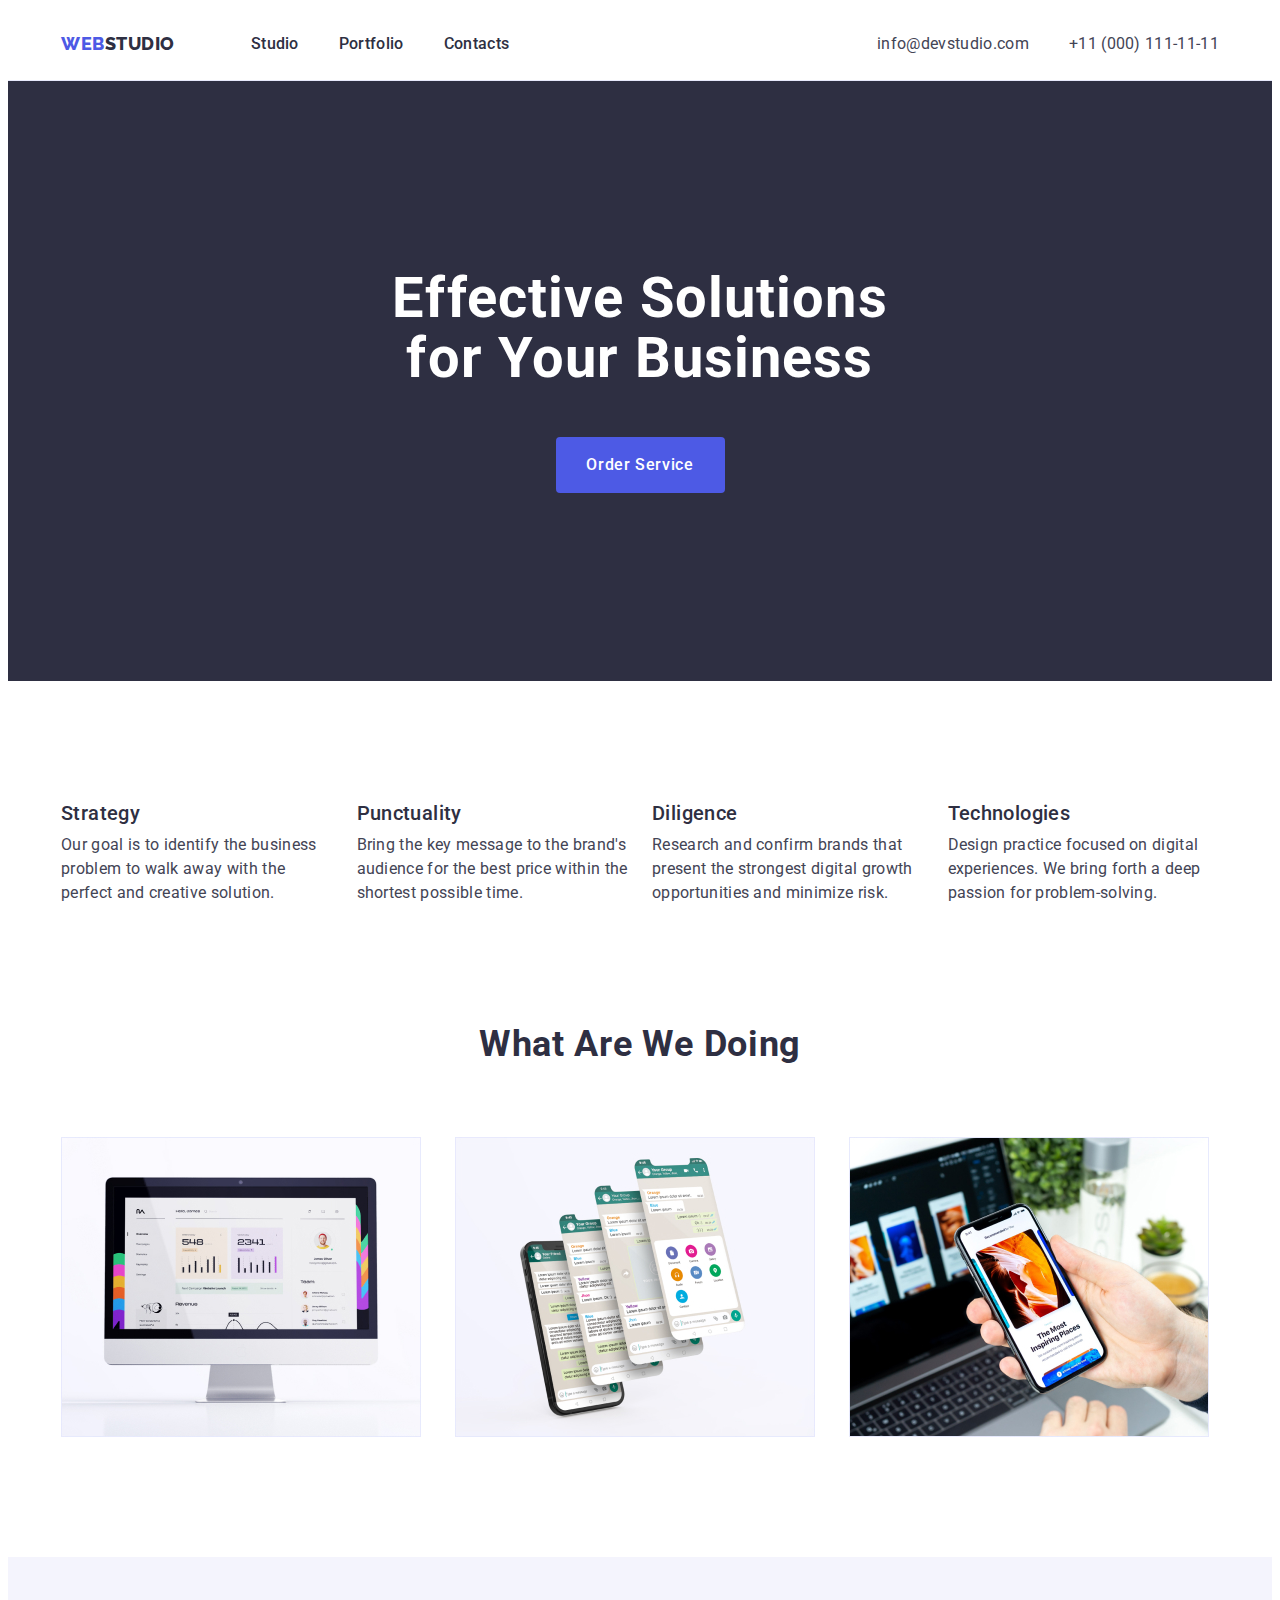
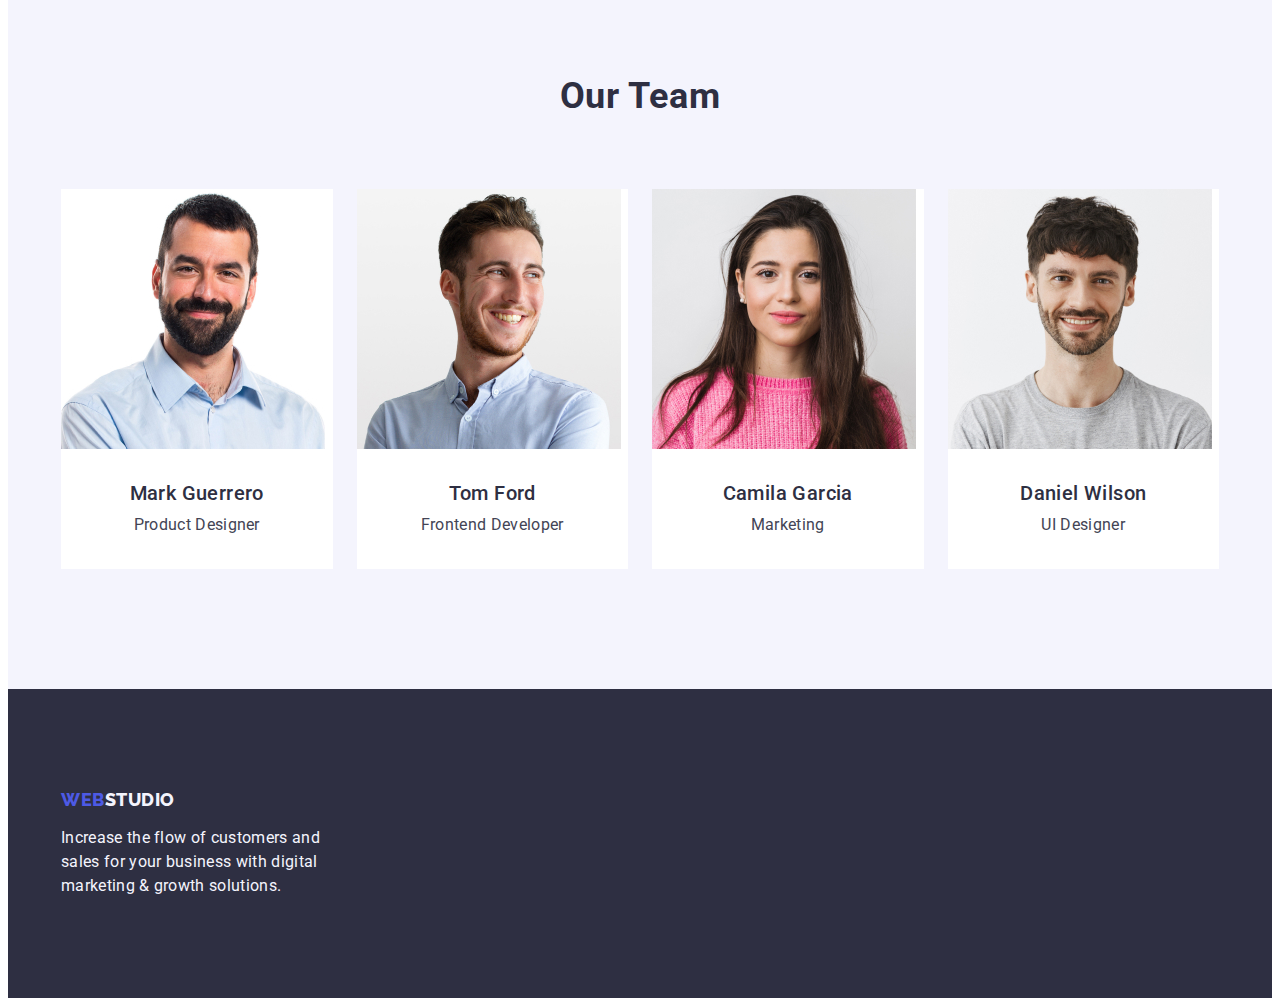
<file: index.html>
<!DOCTYPE html>
<html lang="en">

<head>
    <meta charset="UTF-8">
    <meta http-equiv="X-UA-Compatible" content="IE=edge">
    <meta name="viewport" content="width=device-width, initial-scale=1.0">

    <link rel="preconnect" href="https://fonts.googleapis.com">
    <link rel="preconnect" href="https://fonts.gstatic.com" crossorigin>
    <link href="https://fonts.googleapis.com/css2?family=Raleway:wght@800&family=Roboto:wght@400;500;700&display=swap"
        rel="stylesheet">

    <link rel="stylesheet" href="https://cdnjs.cloudflare.com/ajax/libs/modern-normalize/1.1.0/modern-normalize.min.css"
        integrity="sha512-wpPYUAdjBVSE4KJnH1VR1HeZfpl1ub8YT/NKx4PuQ5NmX2tKuGu6U/JRp5y+Y8XG2tV+wKQpNHVUX03MfMFn9Q=="
        crossorigin="anonymous" referrerpolicy="no-referrer" />

    <title>Document</title>
    <link rel="stylesheet" href="./css/styles.css">

</head>

<body>
    <header class="header">
        <div class="nav-container container">
            <nav class="hader-nav nav-container">
                <a class="link-logo logo link" href="./index.html">Web<span class="logo-text logo">Studio</span></a>
                <ul class="heder-list list">
                    <li class="heder-item"><a class="heder-link link " href="./index.html">Studio</a></li>
                    <li class="heder-item"><a class="heder-link link" href="./portfolio.html">Portfolio</a></li>
                    <li class="heder-item"><a class="heder-link link" href="">Contacts</a></li>
                </ul>
            </nav>
            <address class="address nav-container">
                <ul class="address-list list">
                    <li class="address-item">
                        <a class="address-contact link" href="mailto:info@devstudio.com">info@devstudio.com</a>
                    </li>
                    <li class="address-item">
                        <a class="address-contact link" href="tel:+110001111111">+11 (000) 111-11-11</a>
                    </li>
                </ul>

            </address>
        </div>
    </header>

    <main>
        <!-- Section 1-->

        <section class="hero">
            <div class="container">
                <h1 class="hero-name">Effective Solutions
                    for Your Business</h1>
                <button type="button" class="order-button">Order Service</button>
            </div>
        </section>

        <!-- Section 2 -->


        <section class="section-feature">
            <div class="container">
                <h2 hidden class="feature-title">Section</h2>
                <ul class="section-feature-list list">
                    <li class="feature-item list">
                        <h3 class="feature-title">Strategy</h3>
                        <p class="feature-text">
                            Our goal is to identify the business
                            problem to walk away with the perfect and creative solution. </p>
                    </li>
                    <li class="feature-item list">
                        <h3 class="feature-title">Punctuality</h3>
                        <p class="feature-text">
                            Bring the key message to the brand's audience for the best price within the shortest
                            possible
                            time.
                        </p>
                    </li>
                    <li class="feature-item list">
                        <h3 class="feature-title">Diligence</h3>
                        <p class="feature-text">
                            Research and confirm brands that present the strongest digital growth opportunities and
                            minimize
                            risk.
                        </p>
                    </li>
                    <li class="feature-item list">
                        <h3 class="feature-title">Technologies</h3>
                        <p class="feature-text">
                            Design practice focused on digital experiences. We bring forth a deep passion for
                            problem-solving.
                        </p>
                    </li>
                </ul>
            </div>
        </section>


        <!-- Section3 -->



        <section class="section-work">
            <div class="container">
                <h2 class="work-title">What are we doing</h2>
                <ul class="work-list list">
                    <li class="work-item"><img src="./images/what/Rec1.jpg" alt="image" width="360" height="300"></li>
                    <li class="work-item"><img src="./images/what/Rec2.jpg" alt="image2" width="360" height="300"></li>
                    <li class="work-item"><img src="./images/what/Rec3.jpg" alt="image3" width="360" height="300"></li>
                </ul>
            </div>
        </section>


        <!-- Section 4 -->


        <section class="section-team">
            <div class="container">
                <h2 class="team-title">Our Team</h2>
                <ul class="team-list list">
                    <li class="team-item">

                        <img src="./images/team/img01.jpg" alt="team picture" width="264" height="260">
                        <div class="name">
                            <h3 class="team-subject">Mark Guerrero</h3>
                            <p class="team-text">Product Designer</p>
                        </div>
                    </li>
                    <li class="team-item">

                        <img src="./images/team/img02.jpg" alt="team picture" width="264" height="260">
                        <div class="name">
                            <h3 class="team-subject">Tom Ford</h3>
                            <p class="team-text">Frontend Developer</p>
                        </div>
                    </li>
                    <li class="team-item">

                        <img src="./images/team/img03.jpg" alt="team picture" width="264" height="260">
                        <div class="name">
                            <h3 class="team-subject">Camila Garcia</h3>
                            <p class="team-text">Marketing</p>
                        </div>
                    </li>
                    <li class="team-item">

                        <img src="./images/team/img04.jpg" alt="team picture" width="264" height="260">
                        <div class="name">
                            <h3 class="team-subject">Daniel Wilson</h3>
                            <p class="team-text">UI Designer</p>
                        </div>
                    </li>
                </ul>
            </div>
        </section>

    </main>
    <!-- Footer -->
    <footer class="footer-logo">
        <div class="container">
            <a class="link-logo flogo link" href="./index.html">Web<span class="logo-footer">Studio</span></a>
        <p class="footer-text">
            Increase the flow of customers and sales for your business with digital marketing & growth solutions.

        </p>
        </div>
    </footer>
</body>

</html>
</file>
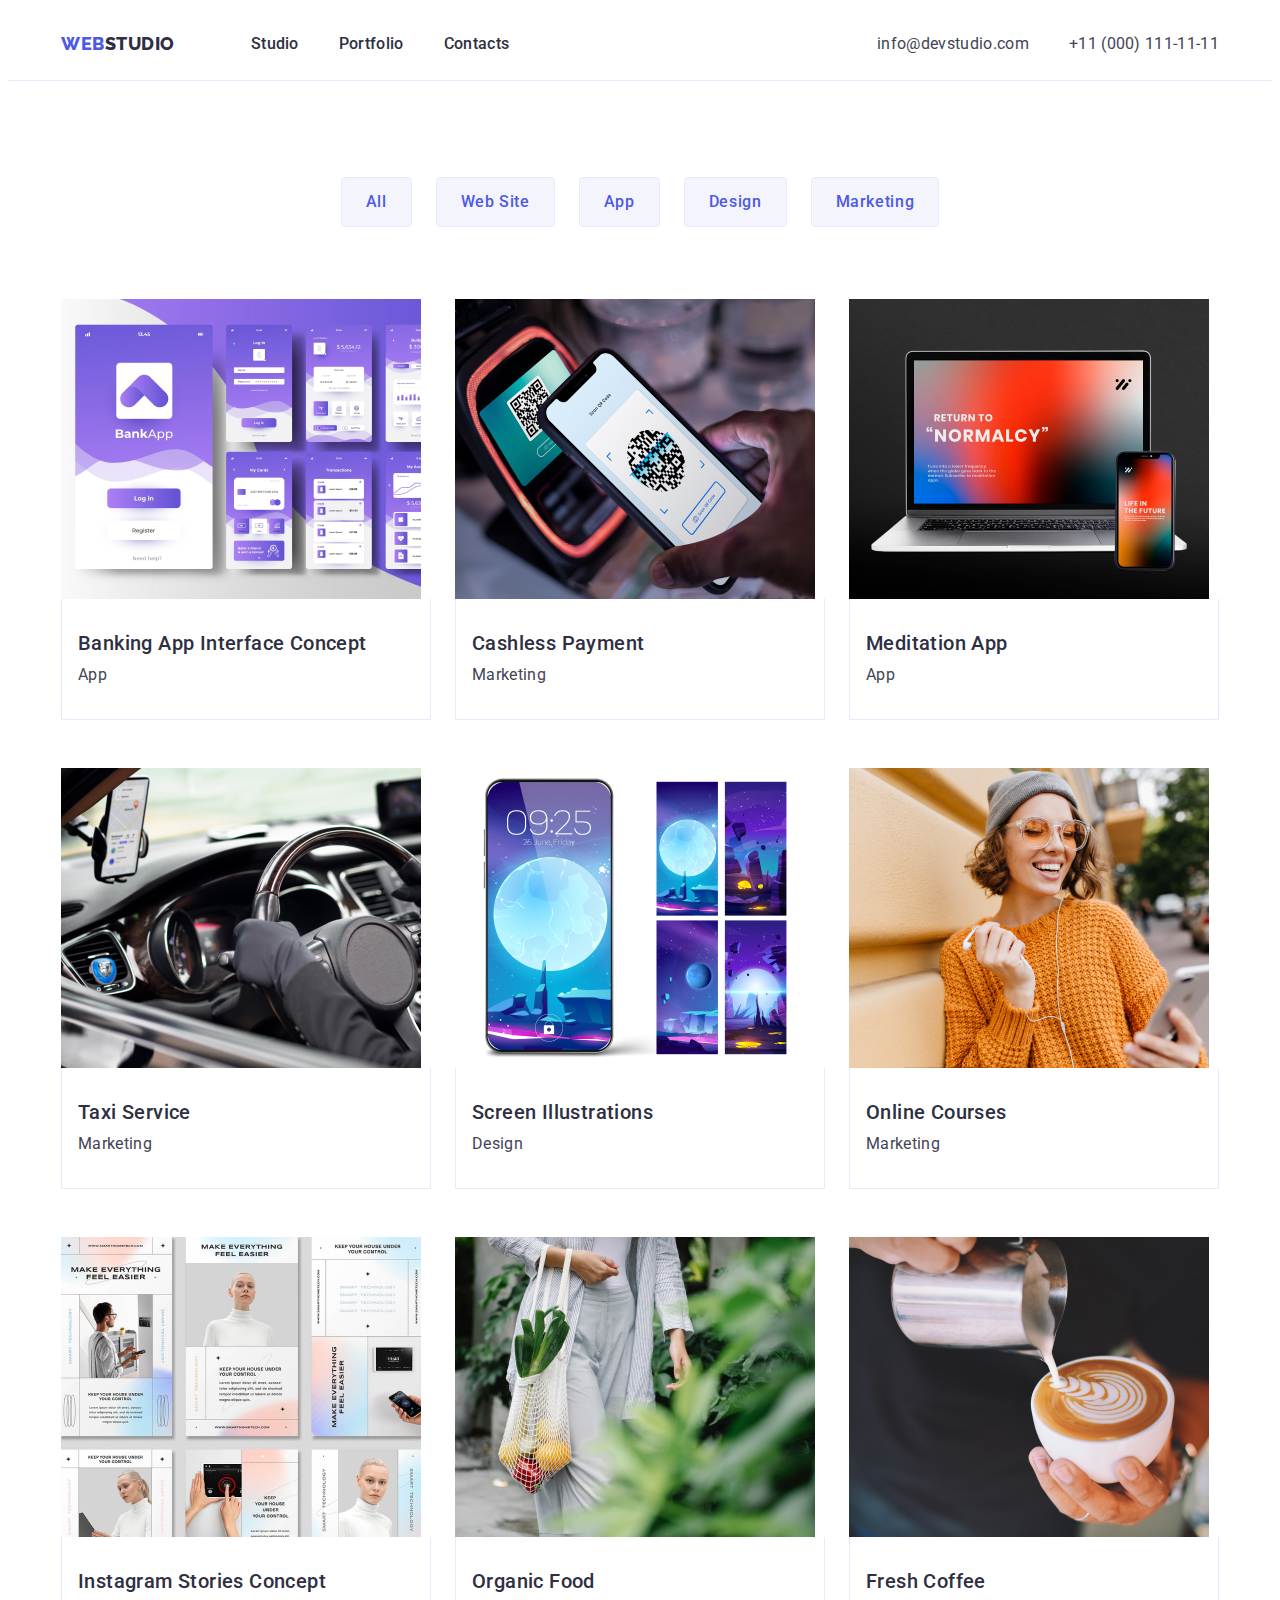
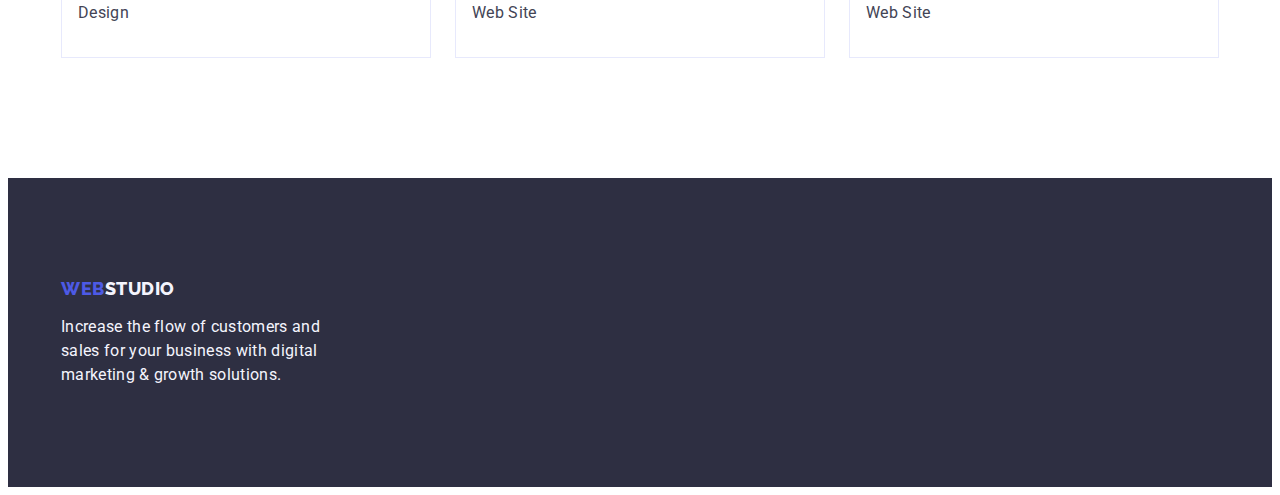
<file: portfolio.html>
<!DOCTYPE html>
<html lang="en">

<head>
    <meta charset="UTF-8">
    <meta http-equiv="X-UA-Compatible" content="IE=edge">
    <meta name="viewport" content="width=device-width, initial-scale=1.0">

    <link rel="preconnect" href="https://fonts.googleapis.com">
    <link rel="preconnect" href="https://fonts.gstatic.com" crossorigin>
    <link href="https://fonts.googleapis.com/css2?family=Raleway:wght@800&family=Roboto:wght@400;500;700&display=swap"
        rel="stylesheet">

    <link rel="stylesheet" href="https://cdnjs.cloudflare.com/ajax/libs/modern-normalize/1.1.0/modern-normalize.min.css"
        integrity="sha512-wpPYUAdjBVSE4KJnH1VR1HeZfpl1ub8YT/NKx4PuQ5NmX2tKuGu6U/JRp5y+Y8XG2tV+wKQpNHVUX03MfMFn9Q=="
        crossorigin="anonymous" referrerpolicy="no-referrer" />

    <title>Document</title>
    <link rel="stylesheet" href="./css/styles.css">


</head>

<body>
    <header class="header">
        <div class="nav-container container">
            <nav class="hader-nav nav-container">
                <a class="link-logo logo link" href="./index.html">Web<span class="logo-text logo">Studio</span></a>
                <ul class="heder-list list">
                    <li class="heder-item"><a class="heder-link link " href="./index.html">Studio</a></li>
                    <li class="heder-item"><a class="heder-link link" href="./portfolio.html">Portfolio</a></li>
                    <li class="heder-item"><a class="heder-link link" href="">Contacts</a></li>
                </ul>
            </nav>
            <address class="address nav-container">
                <ul class="address-list list">
                    <li class="address-item">
                        <a class="address-contact link" href="mailto:info@devstudio.com">info@devstudio.com</a>
                    </li>
                    <li class="address-item">
                        <a class="address-contact link" href="tel:+110001111111">+11 (000) 111-11-11</a>
                    </li>
                </ul>

            </address>
        </div>
    </header>
    <main>

        <!-- Section 1 -->
        <section class="section-portfolio">
            
            <div class="container">
                <h2 hidden>Menu</h2>
                <ul class="portfolio-list list">
                    <li class="portfolio-item">
                        <button type="button" class="btn-port">All</button>

                    </li>

                    <li class="portfolio-item">
                        <button type="button" class="btn-port">Web Site</button>
                    </li>
                    <li class="portfolio-item">
                        <button type="button" class="btn-port">App</button>
                    </li>
                    <li class="portfolio-item">
                        <button type="button" class="btn-port">Design</button>
                    </li>
                    <li class="portfolio-item">
                        <button type="button" class="btn-port">Marketing</button>
                    </li>
                </ul>

                <!-- Link -->
                <ul class="menu-list list">
                    <li class="menu-item">
                        <a class="link" href="">
                            <img src="./images/Project/img1.jpg" alt="image" width="360" height="300">
                            <div class="menu-name">
                                <h2 class="menu-title">Banking App Interface Concept</h2>
                                <p class="menu-text">App</p>
                            </div>
                        </a>

                    </li>
                    <li class="menu-item">
                        <a class="link" href="">
                            <img src="./images/Project/img2.jpg" alt="image" width="360" height="300">
                            <div class="menu-name">
                                <h2 class="menu-title">Cashless Payment</h2>
                                <p class="menu-text">Marketing</p>
                            </div>
                        </a>

                    </li>
                    <li class="menu-item">
                        <a class="link" href="">
                            <img src="./images/Project/img3.jpg" alt="image" width="360" height="300">
                            <div class="menu-name">
                                <h2 class="menu-title">Meditation App</h2>
                                <p class="menu-text">App</p>
                            </div>
                        </a>

                    </li>
                    <li class="menu-item">
                        <a class="link" href="">
                            <img src="./images/Project/img4.jpg" alt="image" width="360" height="300">
                            <div class="menu-name">
                                <h2 class="menu-title">Taxi Service</h2>
                                <p class="menu-text">Marketing</p>
                            </div>
                        </a>

                    </li>
                    <li class="menu-item">
                        <a class="link" href="">
                            <img src="./images/Project/img5.jpg" alt="image" width="360" height="300">
                            <div class="menu-name">
                                <h2 class="menu-title">Screen Illustrations</h2>
                                <p class="menu-text">Design</p>
                            </div>
                        </a>

                    </li>
                    <li class="menu-item">
                        <a class="link" href="">
                            <img src="./images/Project/img6.jpg" alt="image" width="360" height="300">
                            <div class="menu-name">
                                <h2 class="menu-title">Online Courses</h2>
                                <p class="menu-text">Marketing</p>
                            </div>
                        </a>

                    </li>
                    <li class="menu-item">
                        <a class="link" href="">
                            <img src="./images/Project/img7.jpg" alt="image" width="360" height="300">
                            <div class="menu-name">
                                <h2 class="menu-title">Instagram Stories Concept</h2>
                                <p class="menu-text">Design</p>
                            </div>
                        </a>

                    </li>
                    <li class="menu-item">
                        <a class="link" href="">
                            <img src="./images/Project/img8.jpg" alt="image" width="360" height="300">
                            <div class="menu-name">
                                <h2 class="menu-title">Organic Food</h2>
                                <p class="menu-text">Web Site</p>
                            </div>
                        </a>

                    </li>
                    <li class="menu-item">
                        <a class="link" href="">
                            <img src="./images/Project/img9.jpg" alt="image" width="360" height="300">
                            <div class="menu-name">
                                <h2 class="menu-title">Fresh Coffee</h2>
                                <p class="menu-text">Web Site</p>
                            </div>
                        </a>

                    </li>
                </ul>
            </div>
        </Section>
    </main>

    <!-- Footer -->
    <footer class="footer-logo">
        <div class="container">
            <a class="link-logo flogo link" href="./index.html">Web<span class="logo-footer">Studio</span></a>
        <p class="footer-text">
            Increase the flow of customers and sales for your business with digital marketing & growth solutions.

        </p>
        </div>
    </footer>
</body>

</html>
</file>
<file: css/styles.css>
:root {
    --color-iris: #4d5ae5;
    --color-ocean: #404bbf;
    --color-navy-blue: #2e2f42;
    --color-green: #31d0aa;
    --color-slate: #434455;
    --color-light-slate: #8e8f99;
    --color-cornflower: #e7e9fc;
    --color-cloud: #F4F4FD;
    --color-navy-blue-modal: #2e2f42;
    --color-grey: #2e2f42;

    /* Header background, team card background */
    --color-white: #ffffff;
    --color-dairy: #fcfcfc;

    /* Font  */

    --primary-font: "Roboto", sans-serif;
    --secondary-font: 'Raleway', sans-serif;
}

.link {
    
    text-decoration: none;
}

.list {
    padding: 0;
    margin: 0;
    list-style: none;
}

body {

    font-family: var(--primary-font);
    font-weight: 400;
    font-size: 16px;
    line-height: 1.5;
    letter-spacing: 0.02em;
    background-color: var(--color-white);
    color: var(--color-slate);

}

img {
    display: block;
}
p {
    margin: 0;
}

h1,
h2,
h3,
h4 {
    margin: 0;
}

.container {
    width: 1158px;
    margin-right: auto;
    margin-left: auto;
    padding-left: 15px;
    padding-right: 15px;
  }

  .nav-container {
    display: flex;
    align-items: center;
    
    
}


/* header */


.header {
    background: var(--color-white);
    border-bottom: 1px solid var(--color-cornflower);
}

.hader-nav {
    display: flex;
    align-items: center;
    margin-right: auto;
}

/* logo */

.link-logo {

    display: flex;
    align-items: center;
    text-transform: uppercase;
    margin-right: 76px;

    font-family: var(--secondary-font);
    font-weight: 800;
    font-size: 18px;
    line-height: 1.17;
    letter-spacing: 0.03em;
    color: var(--color-iris);
   

}

.logo-text { 
    display: flex;
    align-items: center;
    letter-spacing: 0.03em;
    text-transform: uppercase;

    font-family: var(--secondary-font);
    font-weight: 800;
    font-size: 18px;
    line-height: 1.17;
    color: var(--color-navy-blue);

    
    
   

}


.heder-list {
    display: flex;
    gap: 40px;



}

.heder-list .heder-item:last-child {
    margin-right: 0;
}



.heder-item {


    font-style: normal;
    font-weight: 500;
    font-size: 16px;
    line-height: 1.5;
    letter-spacing: 0.02em;
    color: var(--color-navy-blue);

}

.heder-link {
    display: block;
    padding: 24px 0;

    font-style: normal;
    font-weight: 500;
    font-size: 16px;
    line-height: 1.5;
    letter-spacing: 0.02em;
    color: var(--color-navy-blue);

}

.heder-link:hover,
.heder-link:focus {
    color: var(--color-ocean);
}

/* address */

.address {
    font-style: normal;
}

.address-list {
    display: flex;
    gap: 40px;
}

.address-item {}

.address-contact {
    font-style: normal;

    color: var(--color-slate);
}

.address-contact:hover,
.address-contact:focus {
    color: var(--color-ocean);
}

.address-contact {
    color: var(--color-slate);
}

/* Hero */

.hero {
    padding: 188px 0;
    background-color: var(--color-navy-blue);
}

.hero-name {
    max-width: 496px;
    margin: 0 auto 48px;

    font-weight: 700;
    font-size: 56px;
    line-height: 1.07;
    text-align: center;
    letter-spacing: 0.02em;
    color: var(--color-white);
}

.order-button {
    display: block;
    min-width: 169px;
    height: 56px;
    border: none;
    border-radius: 4px;
    margin: 0 auto;
    cursor: pointer;

    font-family: var(--primary-font);
    font-weight: 500;
    font-size: 16px;
    line-height: 1.5;

    letter-spacing: 0.04em;
    color: var(--color-white);
    background: var(--color-iris);
}

.order-button:hover,
.order-button:focus {
    background: var(--color-ocean);

}

/* Section feature */
.section-feature {
    
    padding-top: 120px;
    padding-bottom: 120px;


}

.section-feature-list {
    display: flex;
    gap: 24px;


}

.feature-item {
    width: calc((100% - 72px) / 4);
}

.feature-title {
    margin-bottom: 8px;
    font-weight: 500;
    font-size: 20px;
    line-height: 1.2;
    letter-spacing: 0.02em;
    color: var(--color-navy-blue);
}

.feature-text {
    font-weight: 400;
    font-size: 16px;
    line-height: 1.5;
    letter-spacing: 0.02em;
}

/* Section Work */

.section-work {
    padding-bottom: 120px;
}

.work-title {
    margin-bottom: 72px;

    font-weight: 700;
    font-size: 36px;
    line-height: 1.11;
    text-align: center;
    letter-spacing: 0.02em;
    text-transform: capitalize;
    color: var(--color-navy-blue);
}

.work-list {
    display: flex;
    gap: 24px;

}


.work-item {
    width: calc((100% - 48px) / 3);
}

/* Section team */

.section-team {
    padding-top: 120px;
    padding-bottom: 120px;

    background: var(--color-cloud);
}

.team-title {
    margin-bottom: 72px;

    font-weight: 700;
    font-size: 36px;
    line-height: 1.11;
    text-align: center;
    letter-spacing: 0.02em;
    text-transform: capitalize;
    color: var(--color-navy-blue);
}

.team-list {
    display: flex;
    gap: 24px;
}

.list {}

.team-item {
    width: calc((100% - 72px) / 4);

    background-color: var(--color-white);
}

.name {
    padding: 32px 16px;
    border-radius: 0px 0px 4px 4px;

}

.team-subject {

    text-align: center;
    margin-bottom: 8px;

    font-weight: 500;
    font-size: 20px;
    line-height: 1.2;

    letter-spacing: 0.02em;
    color: var(--color-navy-blue);
}

.team-text {
    text-align: center;

    font-weight: 400;
    font-size: 16px;
    line-height: 24px;
    letter-spacing: 0.02em;
}

/* Footer */
.footer-logo {
    padding: 100px 0;
    background-color: var(--color-navy-blue);
}

.flogo {
    display: inline-block;
    margin-bottom: 16px;
}
.link {}

.logo-footer {
    color: var(--color-cloud);
}

.footer-text {
    max-width: 264px;
    font-weight: 400;
    font-size: 16px;
    line-height: 1.5;
    letter-spacing: 0.02em;
    color: var(--color-cloud);
}

/* Portfolio */

.section-portfolio {
    padding: 96px 0 120px;

}

.portfolio-list {
    display: flex;
    flex-direction: row;
    justify-content: center;


    gap: 24px;
    margin-bottom: 72px;



    font-weight: 500;
    font-size: 16px;
    line-height: 1.5;
    letter-spacing: 0.04em;
}



.portfolio-item {}



.all:hover,
.all:focus {
    background: var(--color-ocean);
}



.btn-port {
    display: flex;
    align-items: center;

    text-align: center;
    border-radius: 4px;
    padding: 12px 24px;
    min-width: 69px;
    border: 1px solid var(--color-cornflower);

    font-family: inherit;
    font-style: normal;
    font-weight: 500;
    font-size: 16px;
    line-height: 1.5;

    letter-spacing: 0.04em;
    color: var(--color-iris);
    background-color: var(--color-cloud);
    cursor: pointer;
}

.btn-port:hover,
.btn-port:focus {
    color: var(--color-white);
    background-color: var(--color-ocean);
    border: 1px solid transparent;

}

/* Menu */
.menu-list {
    display: flex;
    flex-direction: row;
    flex-wrap: wrap;
    column-gap: 24px;
    row-gap: 48px;
}

.menu-item {
    width: calc((100% - 48px) / 3);
}

.menu-name {
    padding: 32px 16px;
    border: 1px solid #e7e9fc;
    border-top: none;


}

.menu-title {
    margin-bottom: 8px;

    font-weight: 500;
    font-size: 20px;
    line-height: 1.2;
    letter-spacing: 0.02em;
    color: var(--color-navy-blue);
}

.menu-text {
    font-weight: 400;
    font-size: 16px;
    line-height: 1.5;
    letter-spacing: 0.02em;
    color: var(--color-slate);

}
</file>
